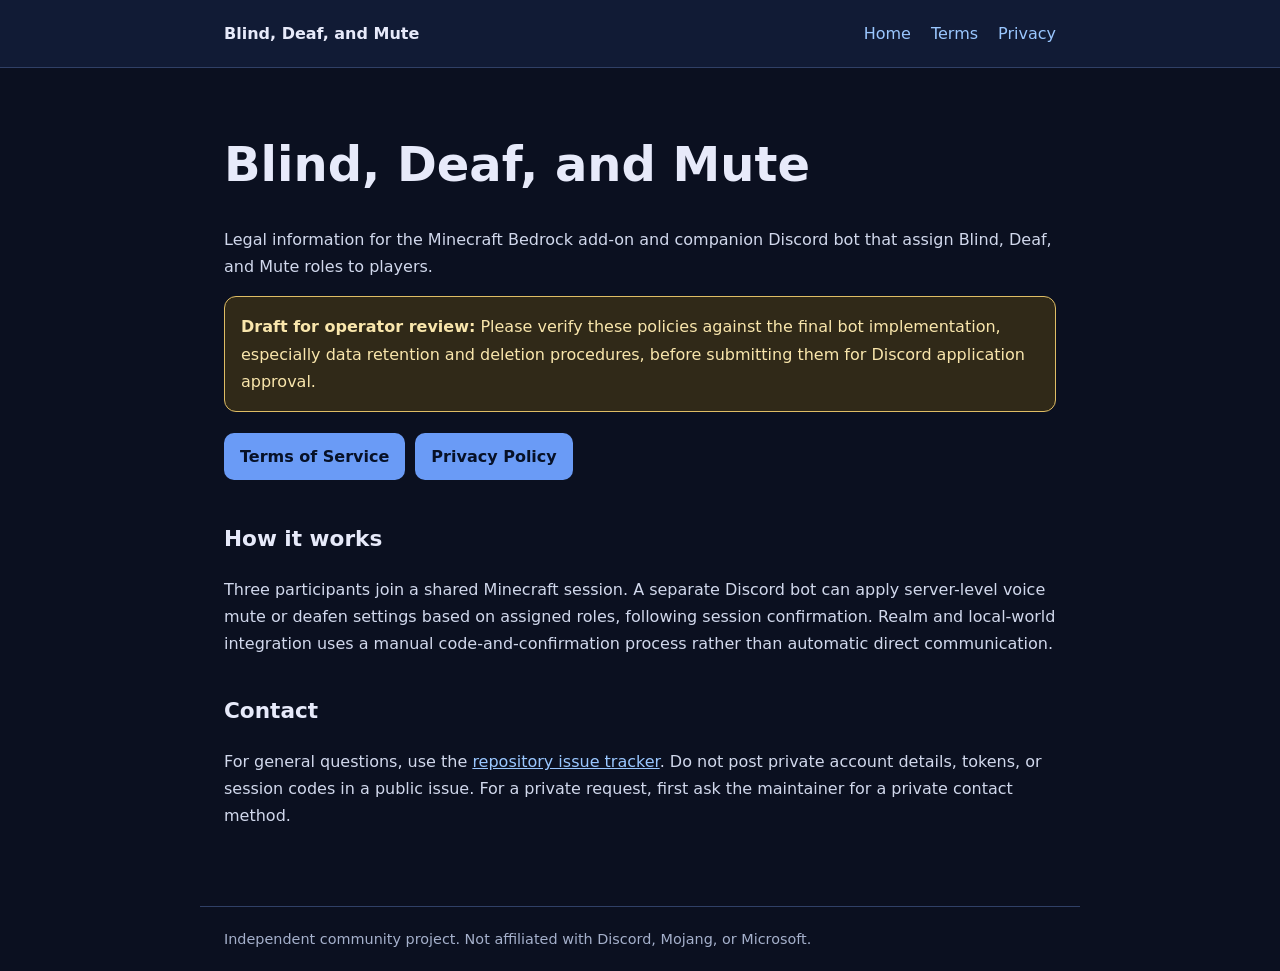
<file: docs/index.html>
<!doctype html>
<html lang="en"><head><meta charset="utf-8"><meta name="viewport" content="width=device-width, initial-scale=1"><title>Blind, Deaf, and Mute — Legal</title><link rel="stylesheet" href="style.css"></head>
<body><header><nav><strong>Blind, Deaf, and Mute</strong><a href="./">Home</a><a href="terms.html">Terms</a><a href="privacy.html">Privacy</a></nav></header>
<main><h1>Blind, Deaf, and Mute</h1><p>Legal information for the Minecraft Bedrock add-on and companion Discord bot that assign Blind, Deaf, and Mute roles to players.</p>
<p class="notice"><strong>Draft for operator review:</strong> Please verify these policies against the final bot implementation, especially data retention and deletion procedures, before submitting them for Discord application approval.</p>
<p><a class="button" href="terms.html">Terms of Service</a><a class="button" href="privacy.html">Privacy Policy</a></p>
<h2>How it works</h2><p>Three participants join a shared Minecraft session. A separate Discord bot can apply server-level voice mute or deafen settings based on assigned roles, following session confirmation. Realm and local-world integration uses a manual code-and-confirmation process rather than automatic direct communication.</p>
<h2>Contact</h2><p>For general questions, use the <a href="https://github.com/Daylightishere/Blind-Death-and-Mute/issues">repository issue tracker</a>. Do not post private account details, tokens, or session codes in a public issue. For a private request, first ask the maintainer for a private contact method.</p></main>
<footer>Independent community project. Not affiliated with Discord, Mojang, or Microsoft.</footer></body></html>
</file>
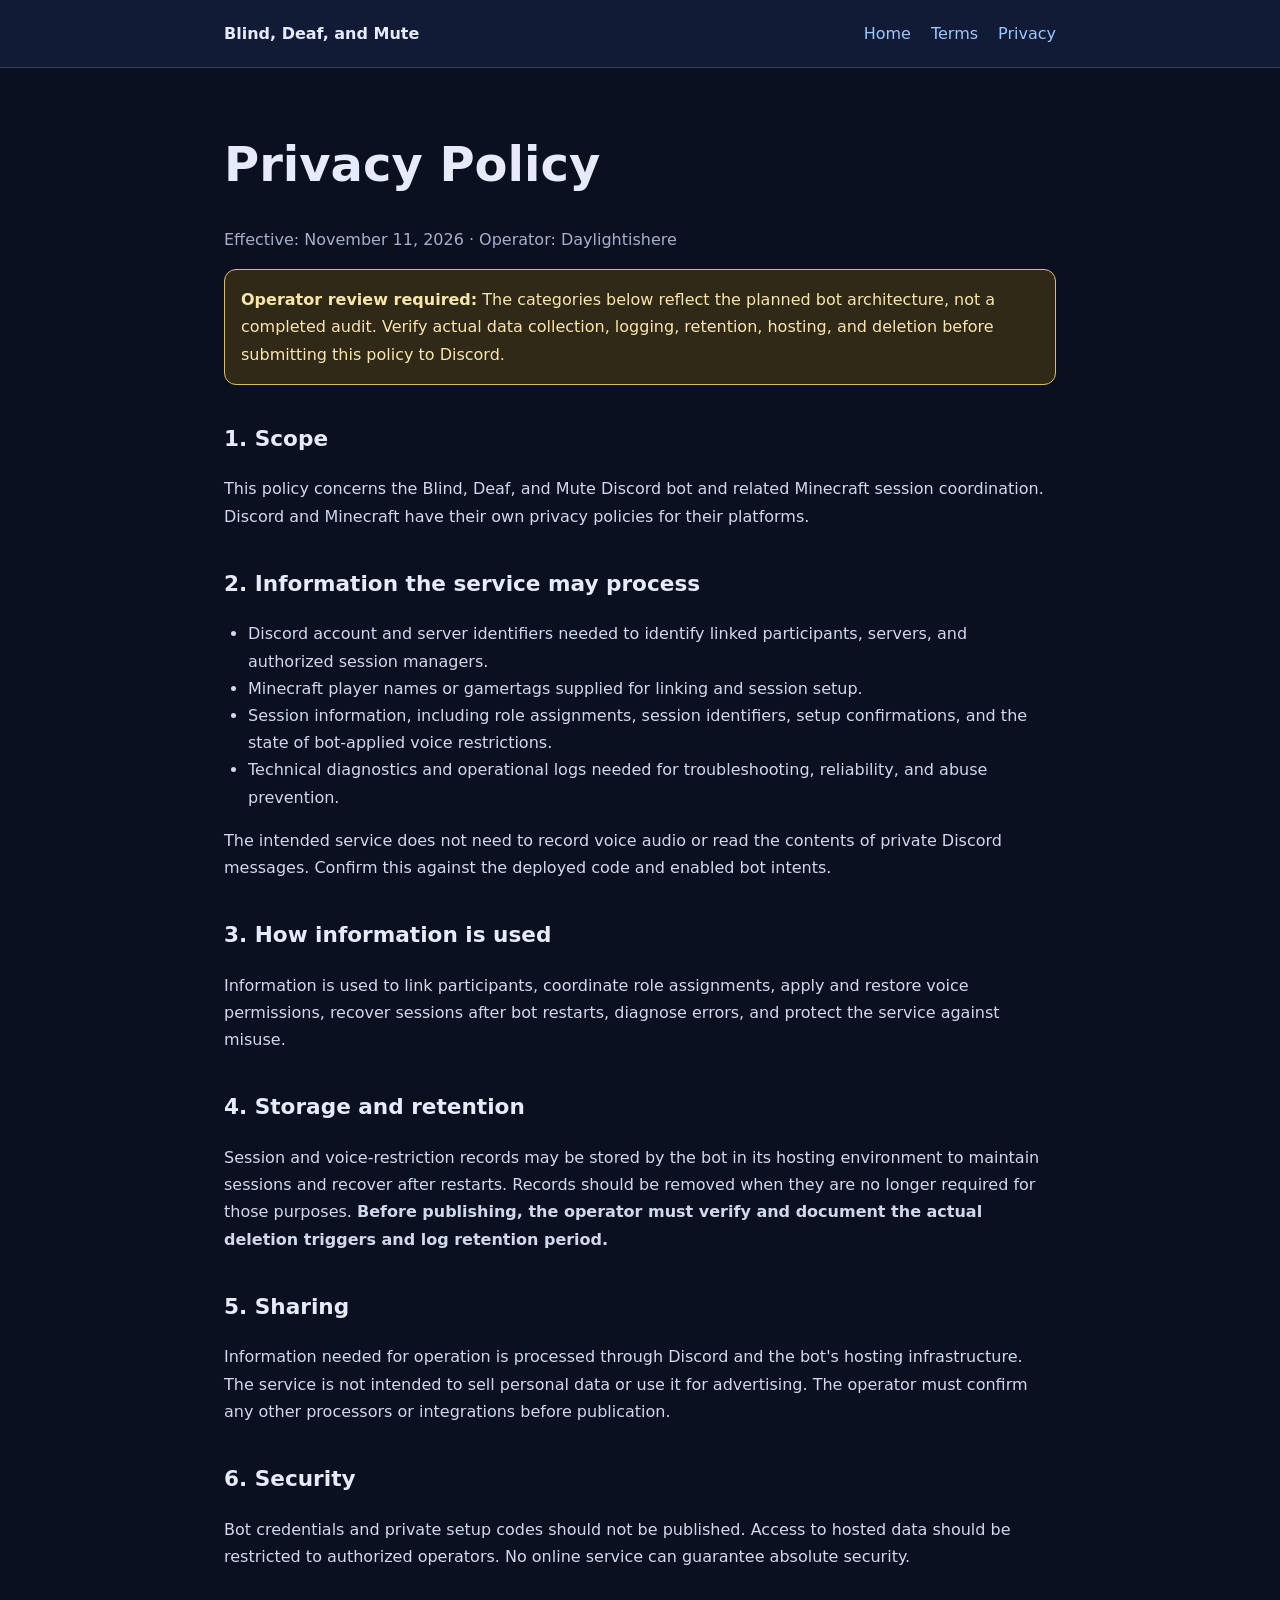
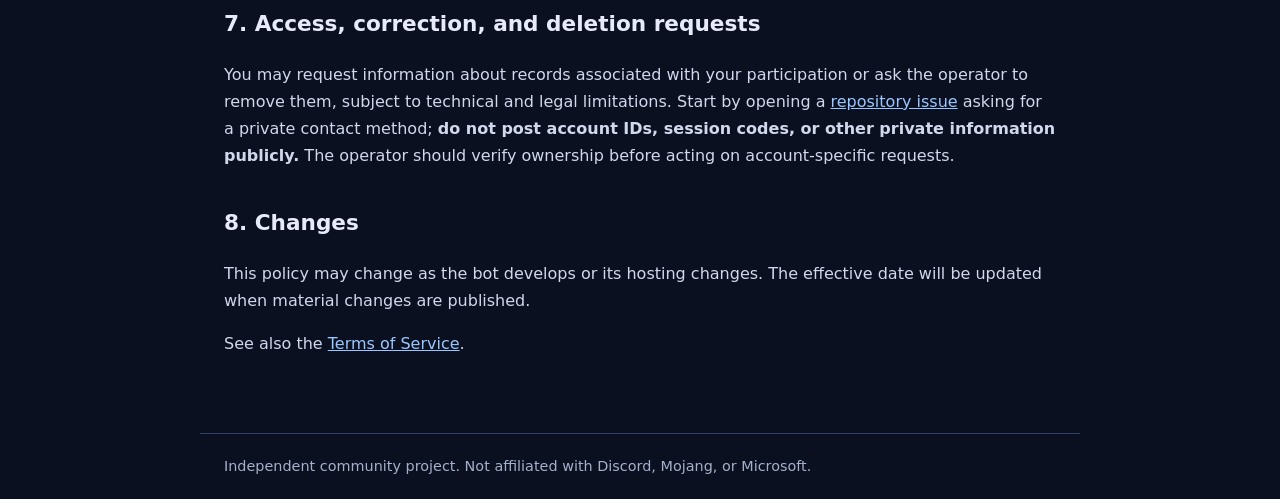
<file: docs/privacy.html>
<!doctype html>
<html lang="en"><head><meta charset="utf-8"><meta name="viewport" content="width=device-width, initial-scale=1"><title>Privacy Policy — Blind, Deaf, and Mute</title><link rel="stylesheet" href="style.css"></head>
<body><header><nav><strong>Blind, Deaf, and Mute</strong><a href="./">Home</a><a href="terms.html">Terms</a><a href="privacy.html">Privacy</a></nav></header>
<main><h1>Privacy Policy</h1><p class="muted">Effective: November 11, 2026 · Operator: Daylightishere</p>
<p class="notice"><strong>Operator review required:</strong> The categories below reflect the planned bot architecture, not a completed audit. Verify actual data collection, logging, retention, hosting, and deletion before submitting this policy to Discord.</p>
<h2>1. Scope</h2><p>This policy concerns the Blind, Deaf, and Mute Discord bot and related Minecraft session coordination. Discord and Minecraft have their own privacy policies for their platforms.</p>
<h2>2. Information the service may process</h2><ul>
<li>Discord account and server identifiers needed to identify linked participants, servers, and authorized session managers.</li>
<li>Minecraft player names or gamertags supplied for linking and session setup.</li>
<li>Session information, including role assignments, session identifiers, setup confirmations, and the state of bot-applied voice restrictions.</li>
<li>Technical diagnostics and operational logs needed for troubleshooting, reliability, and abuse prevention.</li>
</ul><p>The intended service does not need to record voice audio or read the contents of private Discord messages. Confirm this against the deployed code and enabled bot intents.</p>
<h2>3. How information is used</h2><p>Information is used to link participants, coordinate role assignments, apply and restore voice permissions, recover sessions after bot restarts, diagnose errors, and protect the service against misuse.</p>
<h2>4. Storage and retention</h2><p>Session and voice-restriction records may be stored by the bot in its hosting environment to maintain sessions and recover after restarts. Records should be removed when they are no longer required for those purposes. <strong>Before publishing, the operator must verify and document the actual deletion triggers and log retention period.</strong></p>
<h2>5. Sharing</h2><p>Information needed for operation is processed through Discord and the bot's hosting infrastructure. The service is not intended to sell personal data or use it for advertising. The operator must confirm any other processors or integrations before publication.</p>
<h2>6. Security</h2><p>Bot credentials and private setup codes should not be published. Access to hosted data should be restricted to authorized operators. No online service can guarantee absolute security.</p>
<h2>7. Access, correction, and deletion requests</h2><p>You may request information about records associated with your participation or ask the operator to remove them, subject to technical and legal limitations. Start by opening a <a href="https://github.com/Daylightishere/Blind-Death-and-Mute/issues">repository issue</a> asking for a private contact method; <strong>do not post account IDs, session codes, or other private information publicly.</strong> The operator should verify ownership before acting on account-specific requests.</p>
<h2>8. Changes</h2><p>This policy may change as the bot develops or its hosting changes. The effective date will be updated when material changes are published.</p>
<p>See also the <a href="terms.html">Terms of Service</a>.</p></main>
<footer>Independent community project. Not affiliated with Discord, Mojang, or Microsoft.</footer></body></html>
</file>
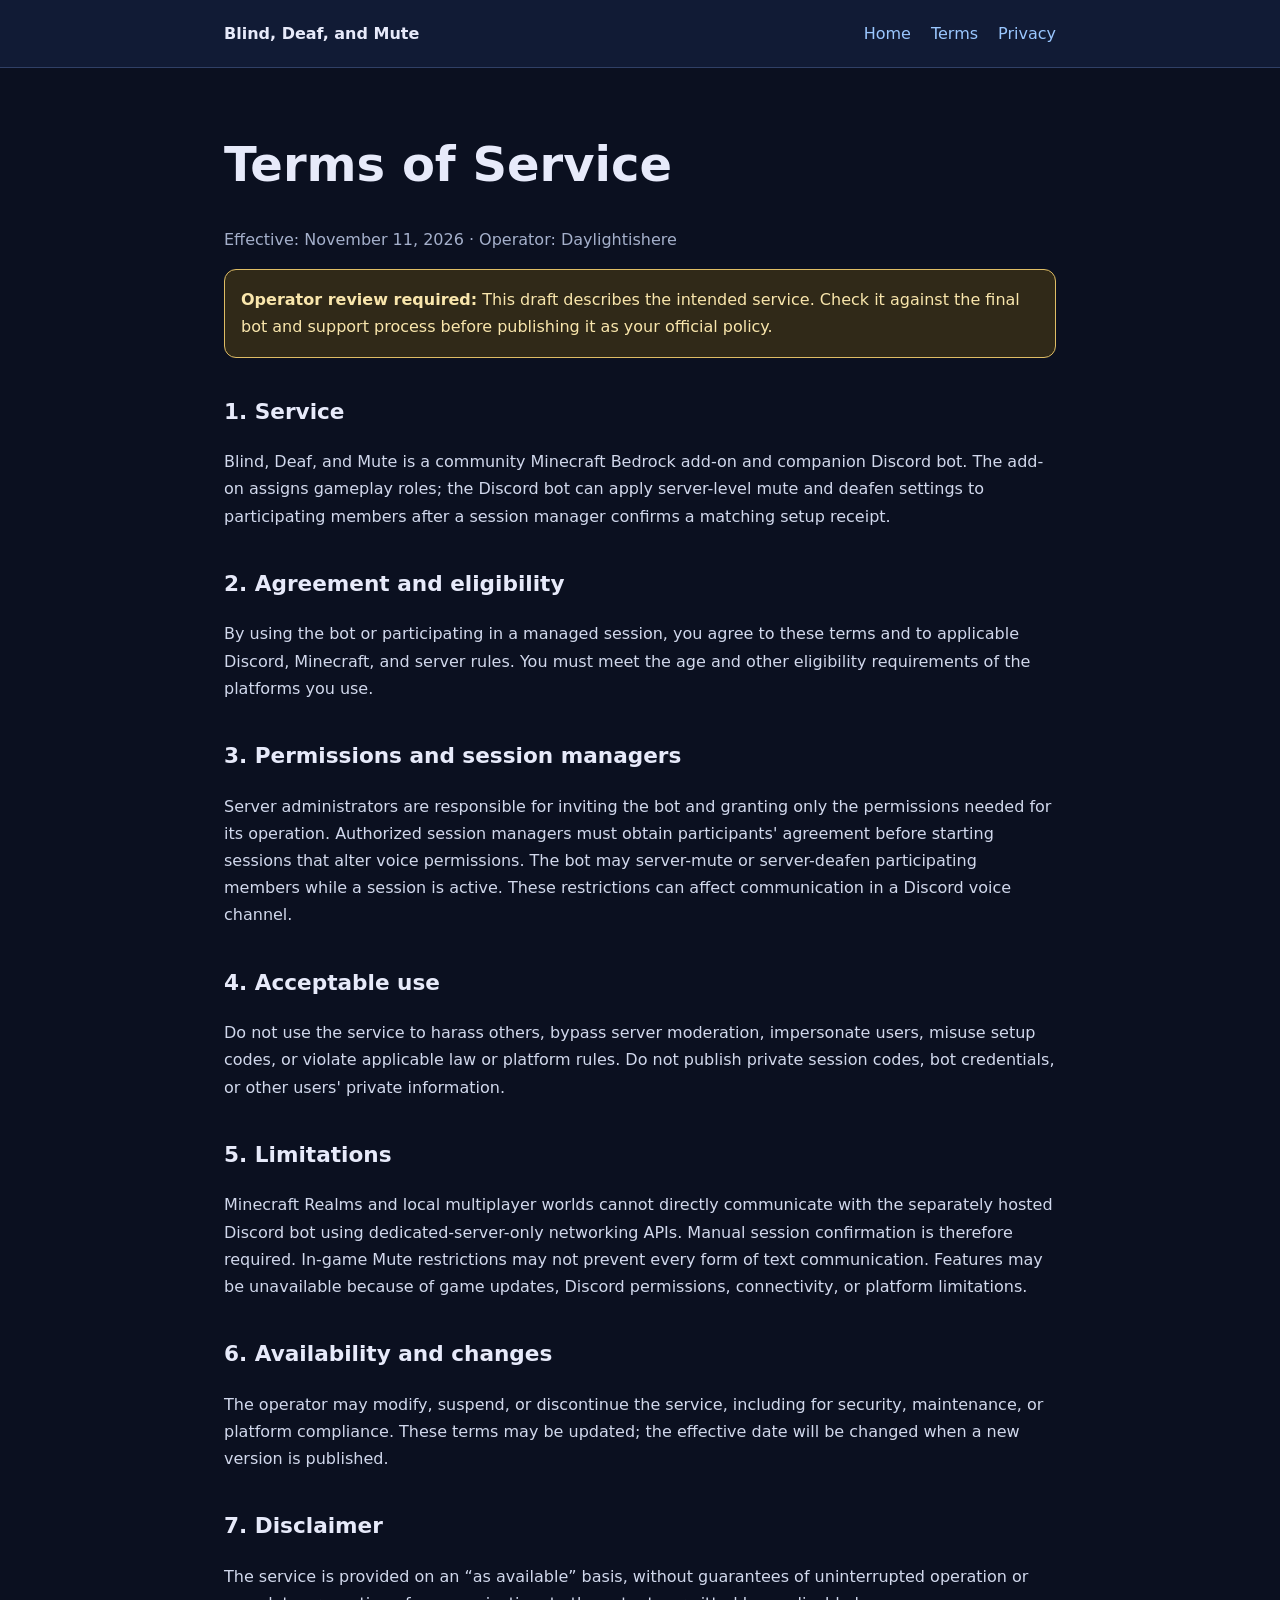
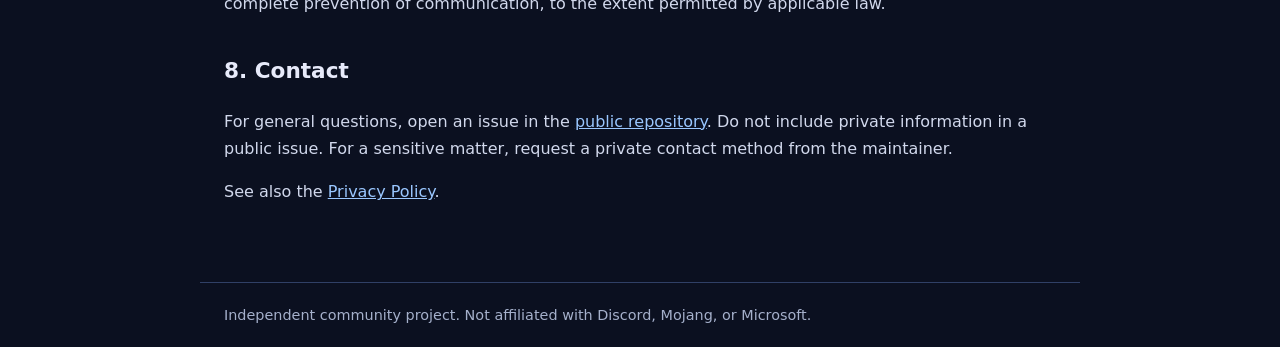
<file: docs/terms.html>
<!doctype html>
<html lang="en"><head><meta charset="utf-8"><meta name="viewport" content="width=device-width, initial-scale=1"><title>Terms of Service — Blind, Deaf, and Mute</title><link rel="stylesheet" href="style.css"></head>
<body><header><nav><strong>Blind, Deaf, and Mute</strong><a href="./">Home</a><a href="terms.html">Terms</a><a href="privacy.html">Privacy</a></nav></header>
<main><h1>Terms of Service</h1><p class="muted">Effective: November 11, 2026 · Operator: Daylightishere</p>
<p class="notice"><strong>Operator review required:</strong> This draft describes the intended service. Check it against the final bot and support process before publishing it as your official policy.</p>
<h2>1. Service</h2><p>Blind, Deaf, and Mute is a community Minecraft Bedrock add-on and companion Discord bot. The add-on assigns gameplay roles; the Discord bot can apply server-level mute and deafen settings to participating members after a session manager confirms a matching setup receipt.</p>
<h2>2. Agreement and eligibility</h2><p>By using the bot or participating in a managed session, you agree to these terms and to applicable Discord, Minecraft, and server rules. You must meet the age and other eligibility requirements of the platforms you use.</p>
<h2>3. Permissions and session managers</h2><p>Server administrators are responsible for inviting the bot and granting only the permissions needed for its operation. Authorized session managers must obtain participants' agreement before starting sessions that alter voice permissions. The bot may server-mute or server-deafen participating members while a session is active. These restrictions can affect communication in a Discord voice channel.</p>
<h2>4. Acceptable use</h2><p>Do not use the service to harass others, bypass server moderation, impersonate users, misuse setup codes, or violate applicable law or platform rules. Do not publish private session codes, bot credentials, or other users' private information.</p>
<h2>5. Limitations</h2><p>Minecraft Realms and local multiplayer worlds cannot directly communicate with the separately hosted Discord bot using dedicated-server-only networking APIs. Manual session confirmation is therefore required. In-game Mute restrictions may not prevent every form of text communication. Features may be unavailable because of game updates, Discord permissions, connectivity, or platform limitations.</p>
<h2>6. Availability and changes</h2><p>The operator may modify, suspend, or discontinue the service, including for security, maintenance, or platform compliance. These terms may be updated; the effective date will be changed when a new version is published.</p>
<h2>7. Disclaimer</h2><p>The service is provided on an “as available” basis, without guarantees of uninterrupted operation or complete prevention of communication, to the extent permitted by applicable law.</p>
<h2>8. Contact</h2><p>For general questions, open an issue in the <a href="https://github.com/Daylightishere/Blind-Death-and-Mute/issues">public repository</a>. Do not include private information in a public issue. For a sensitive matter, request a private contact method from the maintainer.</p>
<p>See also the <a href="privacy.html">Privacy Policy</a>.</p></main>
<footer>Independent community project. Not affiliated with Discord, Mojang, or Microsoft.</footer></body></html>
</file>
<file: docs/style.css>
:root{color-scheme:dark;font-family:Inter,system-ui,-apple-system,Segoe UI,Roboto,sans-serif;background:#0b1020;color:#e7eafa}*{box-sizing:border-box}body{margin:0;line-height:1.7}header{background:#111b35;border-bottom:1px solid #304066}nav,main,footer{max-width:880px;margin:auto;padding:20px 24px}nav{display:flex;gap:20px;flex-wrap:wrap;align-items:center}nav strong{margin-right:auto}a{color:#9ac7ff}nav a{text-decoration:none}nav a:hover{text-decoration:underline}main{padding-top:36px;padding-bottom:60px}h1{font-size:clamp(2rem,5vw,3rem);line-height:1.2}h2{margin-top:36px;font-size:1.35rem}h3{margin-top:25px}p,li{color:#d1d8ec}ul{padding-left:24px}.notice{border:1px solid #dfbd65;border-radius:12px;background:#302918;padding:16px;color:#f9e6ac}.muted{color:#a5b0cb}.button{display:inline-block;background:#6a9bf6;color:#071127;text-decoration:none;font-weight:700;border-radius:10px;padding:10px 16px;margin:5px 10px 5px 0}footer{border-top:1px solid #304066;color:#a5b0cb;font-size:.9rem}code{background:#1b2949;padding:2px 5px;border-radius:4px}@media(max-width:560px){nav strong{width:100%}}
</file>
